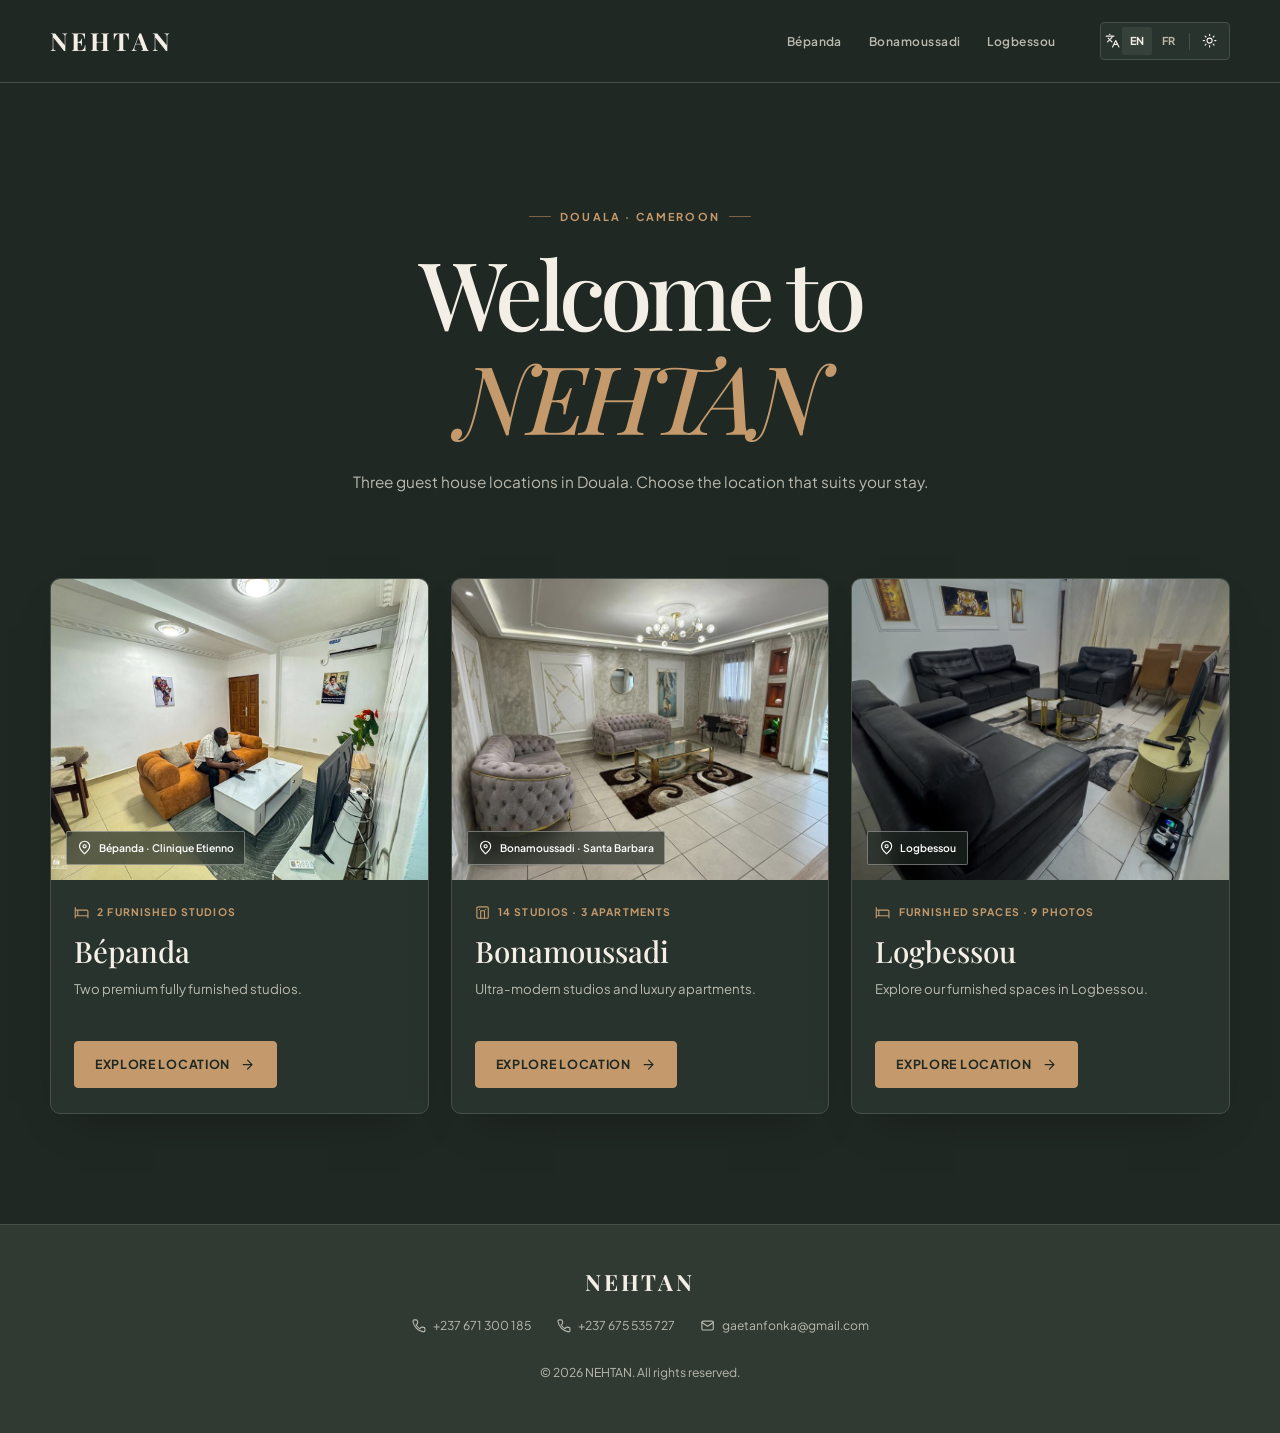
<file: index.html>
<!doctype html>
<html lang="en">
<head>
  <meta charset="utf-8">
  <meta name="viewport" content="width=device-width, initial-scale=1">
  <meta name="description" content="Three guest houses in Douala, Cameroon: Bépanda, Bonamoussadi and Logbessou. Fully furnished studios and luxury apartments.">
  <meta property="og:title" content="Dwala Best Dreams — Choose Your Location">
  <meta property="og:description" content="Three guest houses in Douala, Cameroon. Pick the neighborhood that fits your stay.">
  <meta property="og:type" content="website">
  <meta name="twitter:card" content="summary_large_image">
  <title>Dwala Best Dreams — Choose Your Location</title>
  <link rel="icon" href="favicon.ico" type="image/x-icon">
  <link rel="preconnect" href="https://fonts.googleapis.com">
  <link rel="preconnect" href="https://fonts.gstatic.com" crossorigin>
  <link href="https://fonts.googleapis.com/css2?family=Playfair+Display:wght@500;600;700;800&family=Plus+Jakarta+Sans:wght@400;500;600;700&display=swap" rel="stylesheet">
  <link rel="stylesheet" href="css/style.css">
</head>
<body data-page="home">
  <div id="app"></div>
  <script src="js/script.js"></script>
</body>
</html>
</file>
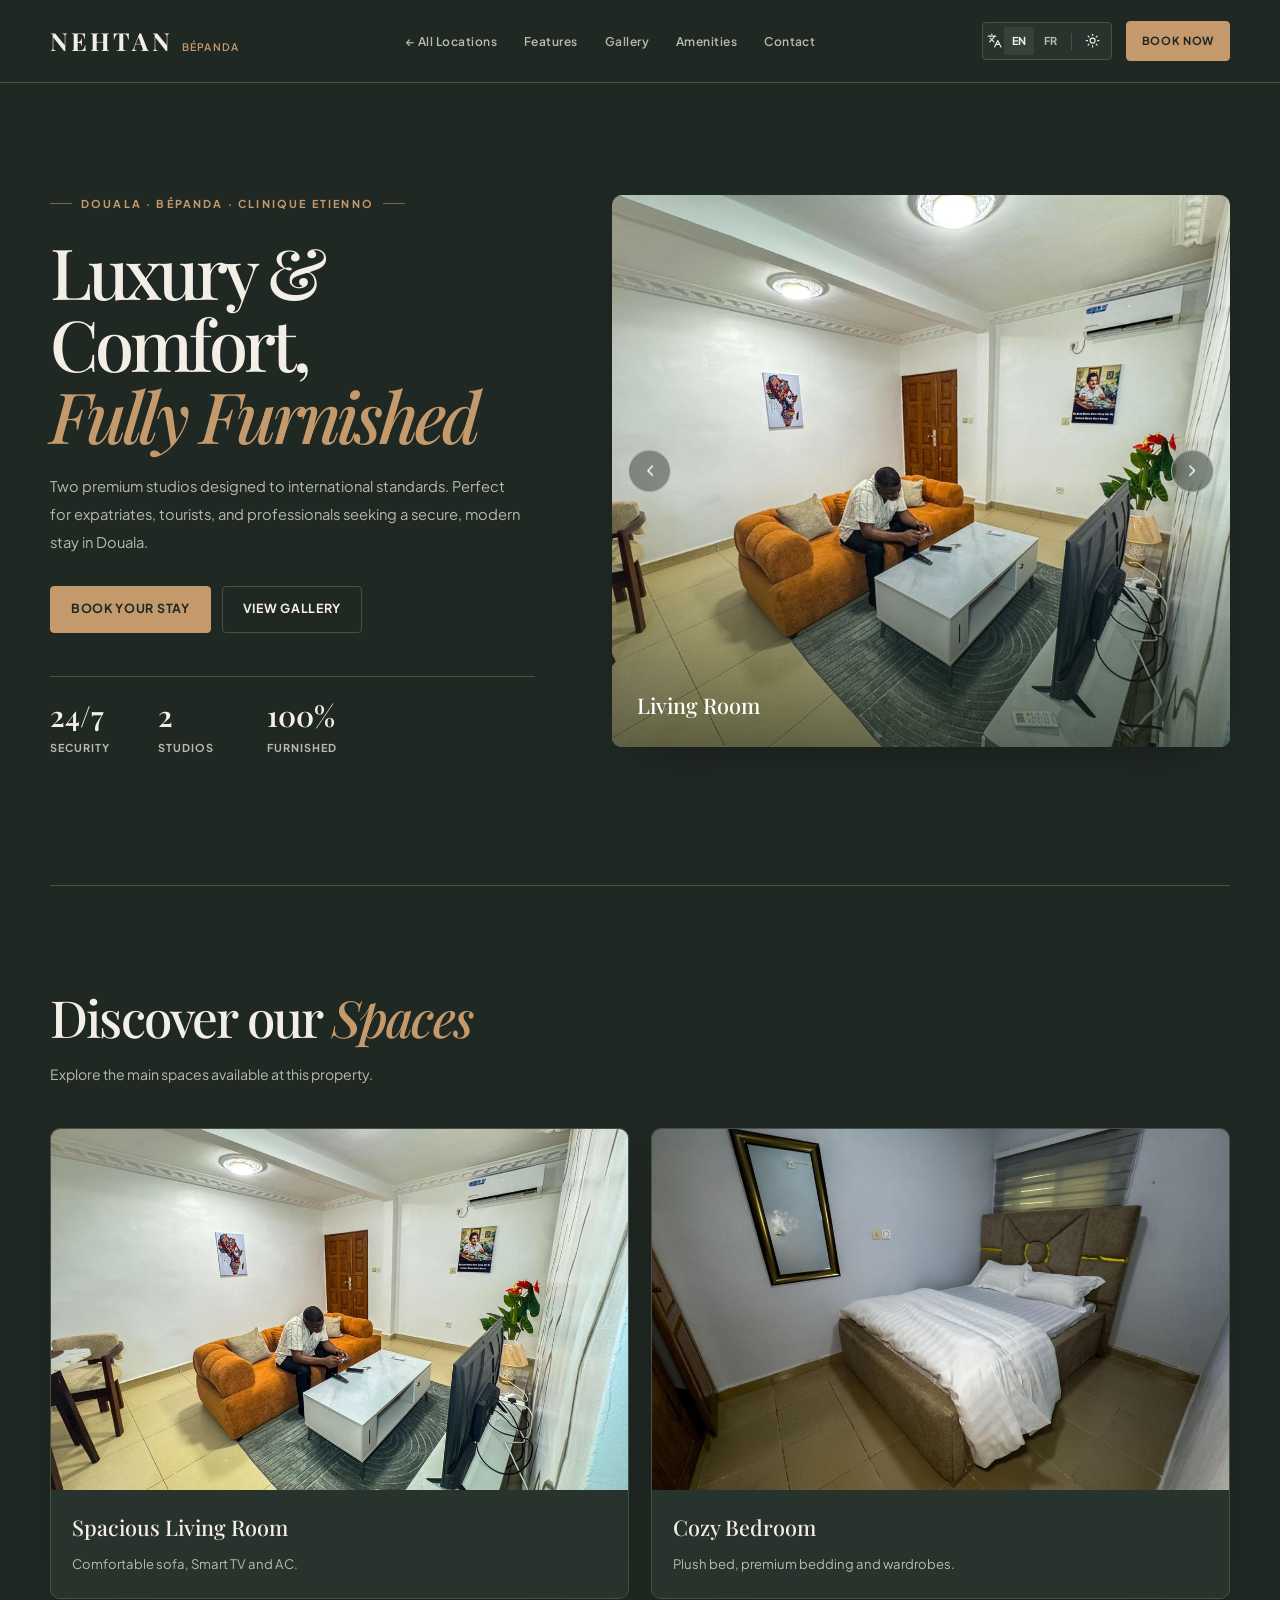
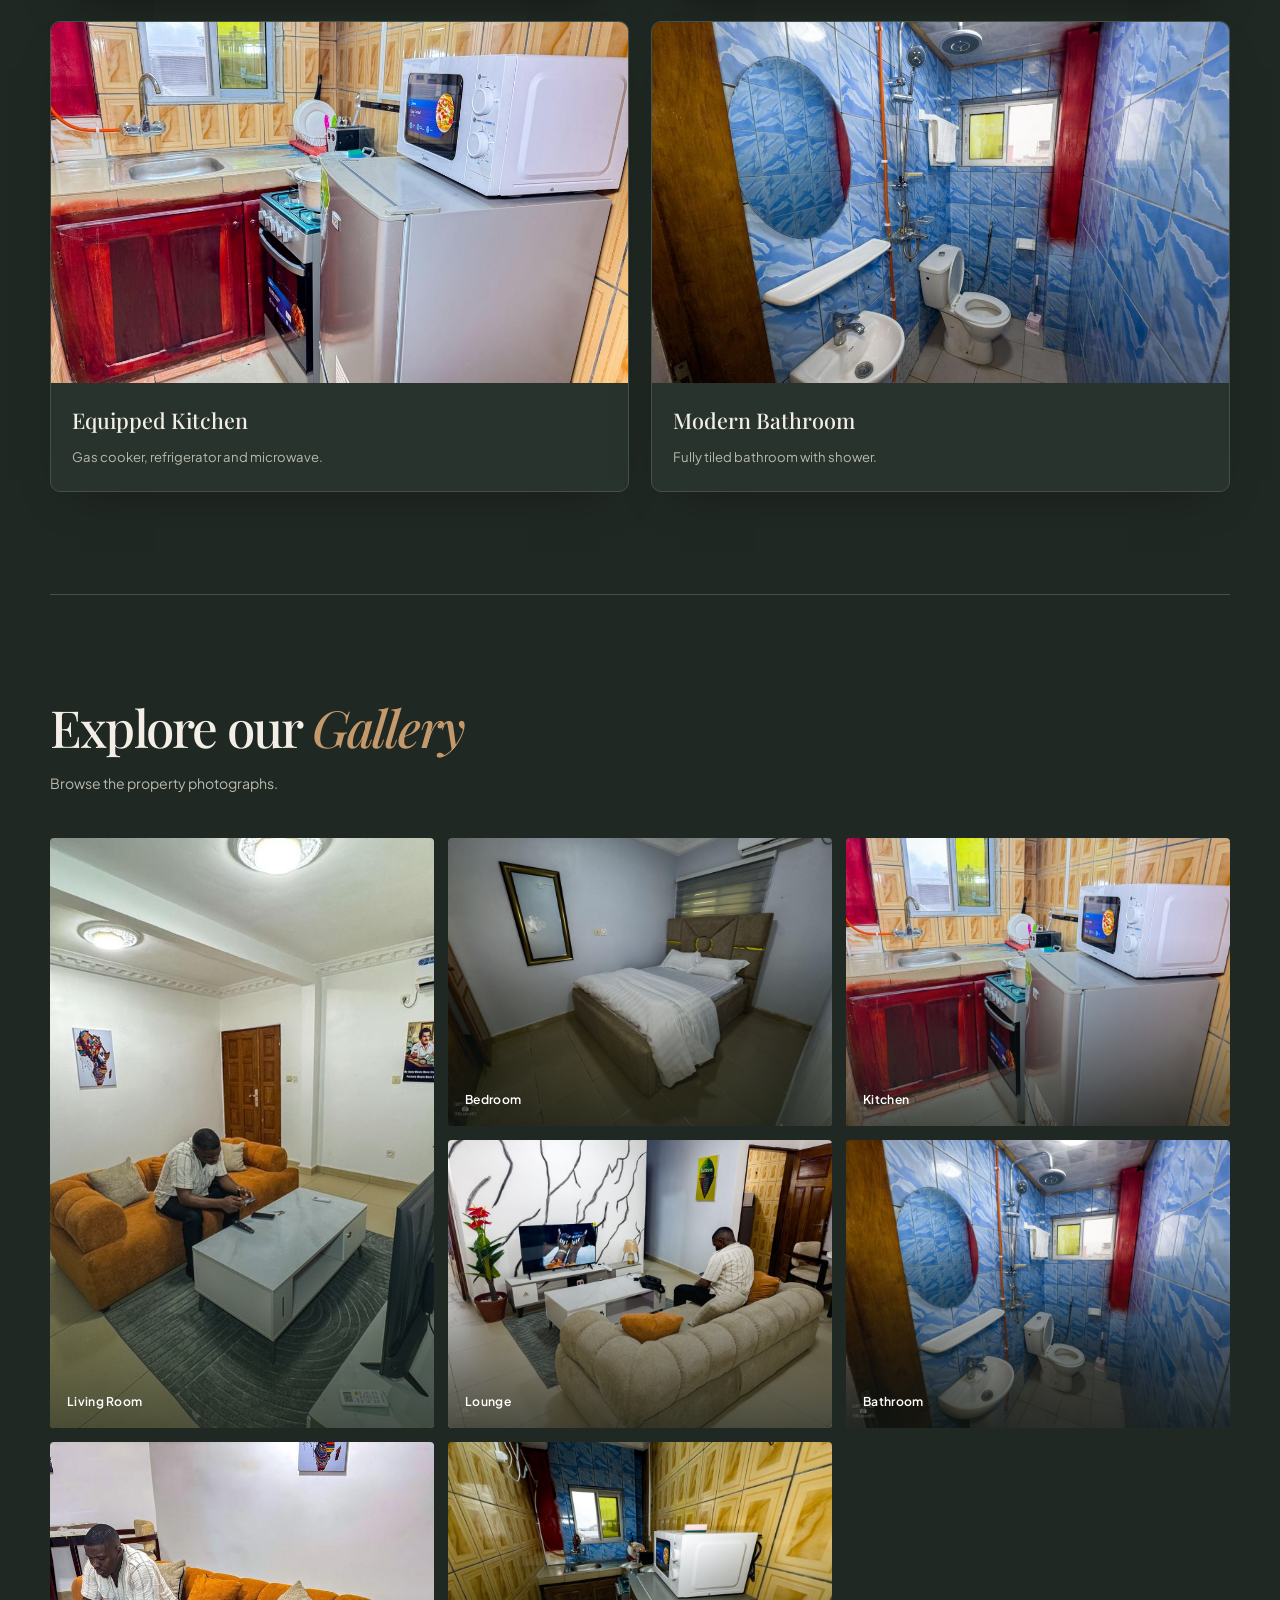
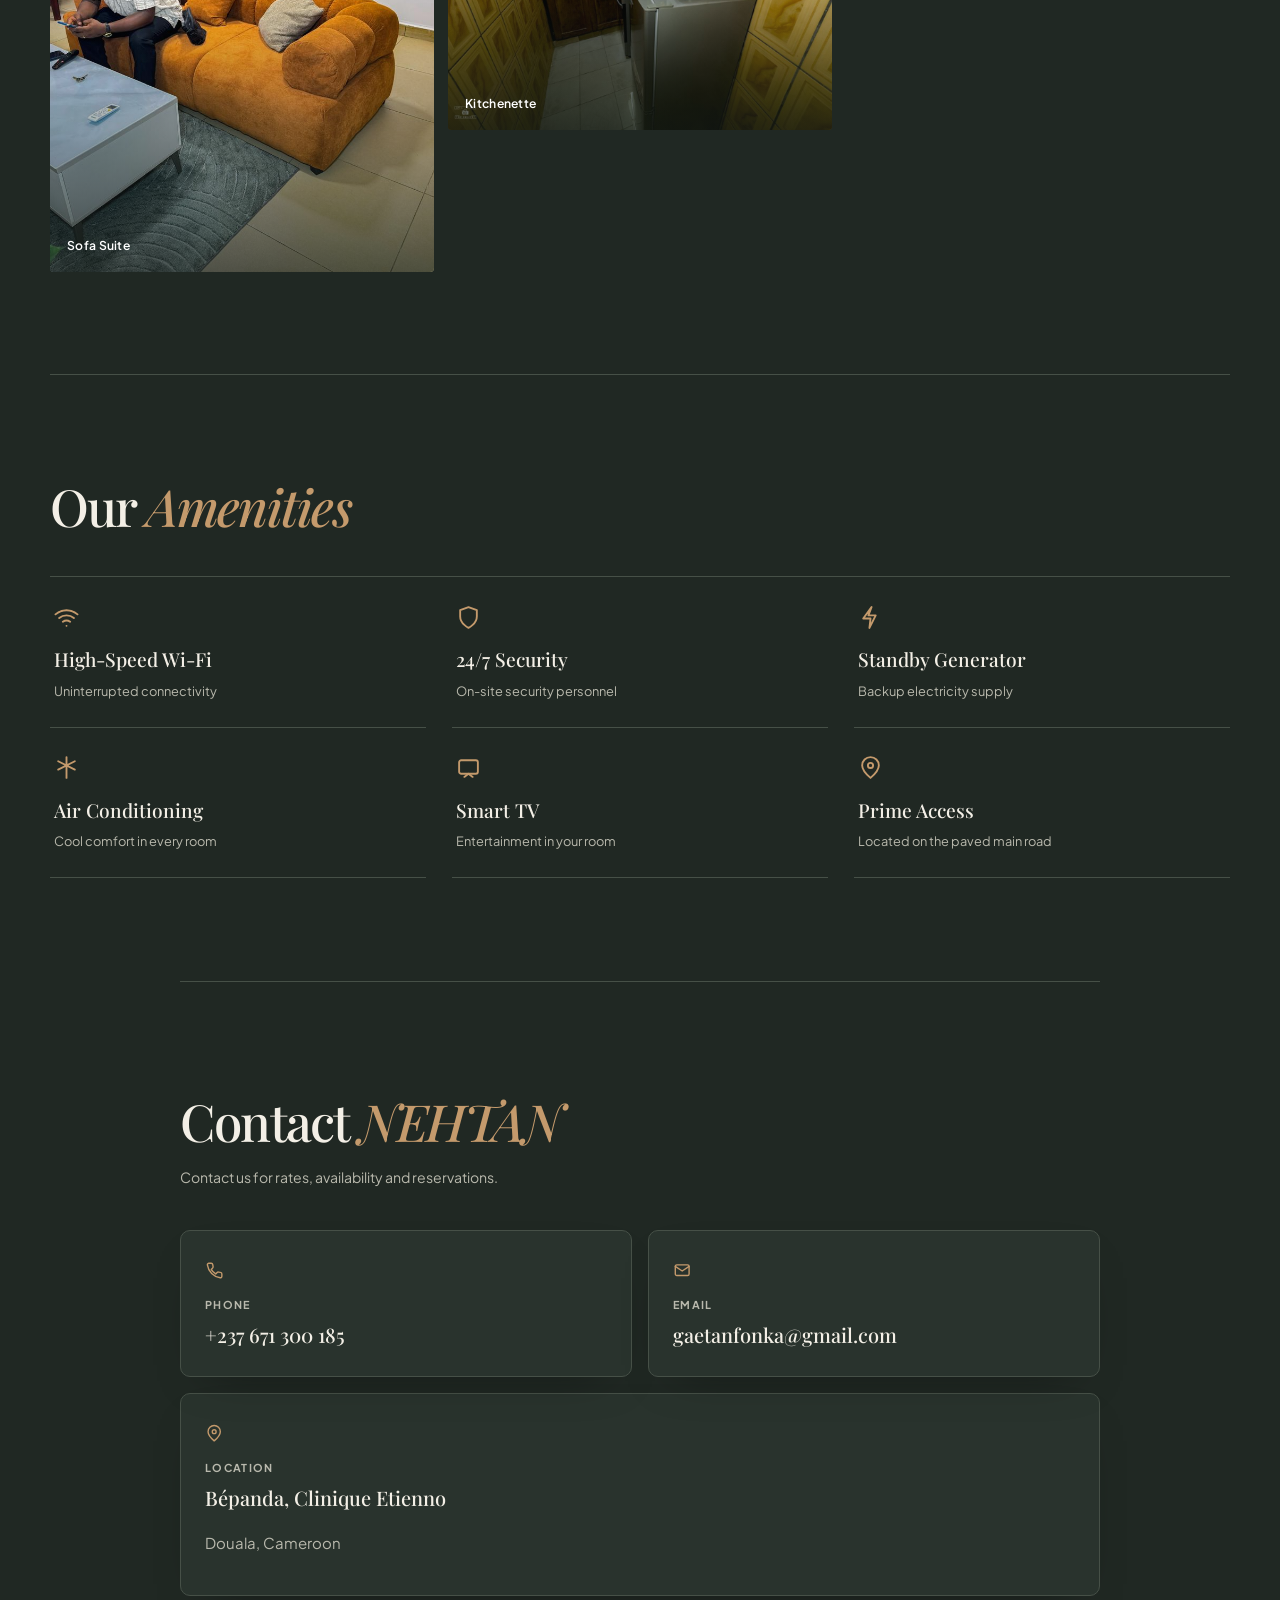
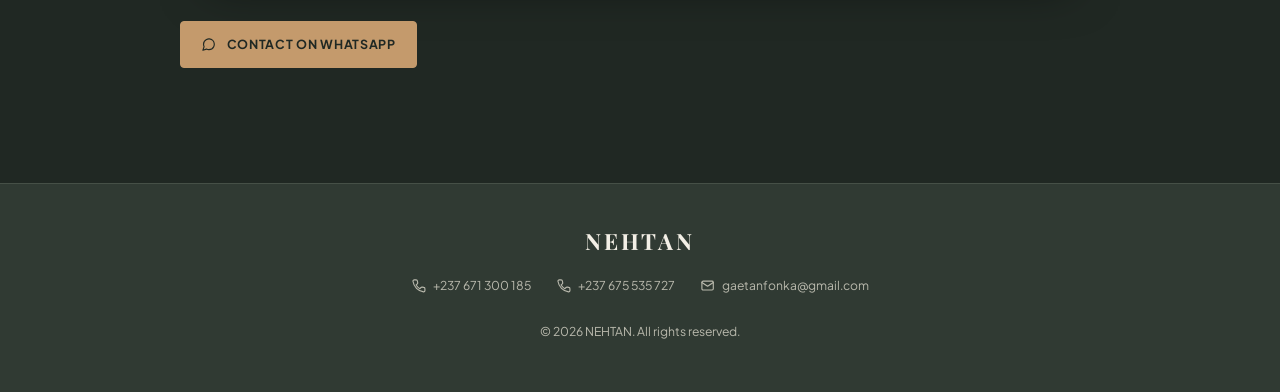
<file: bepanda.html>
<!doctype html>
<html lang="en">
<head>
  <meta charset="utf-8">
  <meta name="viewport" content="width=device-width, initial-scale=1">
  <meta name="description" content="Two premium fully furnished studios at Bépanda, Clinique Etienno, Douala. 24/7 security, Wi-Fi, AC and standby generator.">
  <meta property="og:title" content="Bépanda Guest House — Furnished Studios in Douala">
  <meta property="og:description" content="Luxury and comfort, fully furnished. Premium studios for expatriates, tourists and professionals in Douala.">
  <meta property="og:type" content="website">
  <meta name="twitter:card" content="summary_large_image">
  <title>Bépanda Guest House — Furnished Studios in Douala</title>
  <link rel="icon" href="favicon.ico" type="image/x-icon">
  <link rel="preconnect" href="https://fonts.googleapis.com">
  <link rel="preconnect" href="https://fonts.gstatic.com" crossorigin>
  <link href="https://fonts.googleapis.com/css2?family=Playfair+Display:wght@500;600;700;800&family=Plus+Jakarta+Sans:wght@400;500;600;700&display=swap" rel="stylesheet">
  <link rel="stylesheet" href="css/style.css">
</head>
<body data-page="bepanda">
  <div id="app"></div>
  <script src="js/script.js"></script>
</body>
</html>
</file>
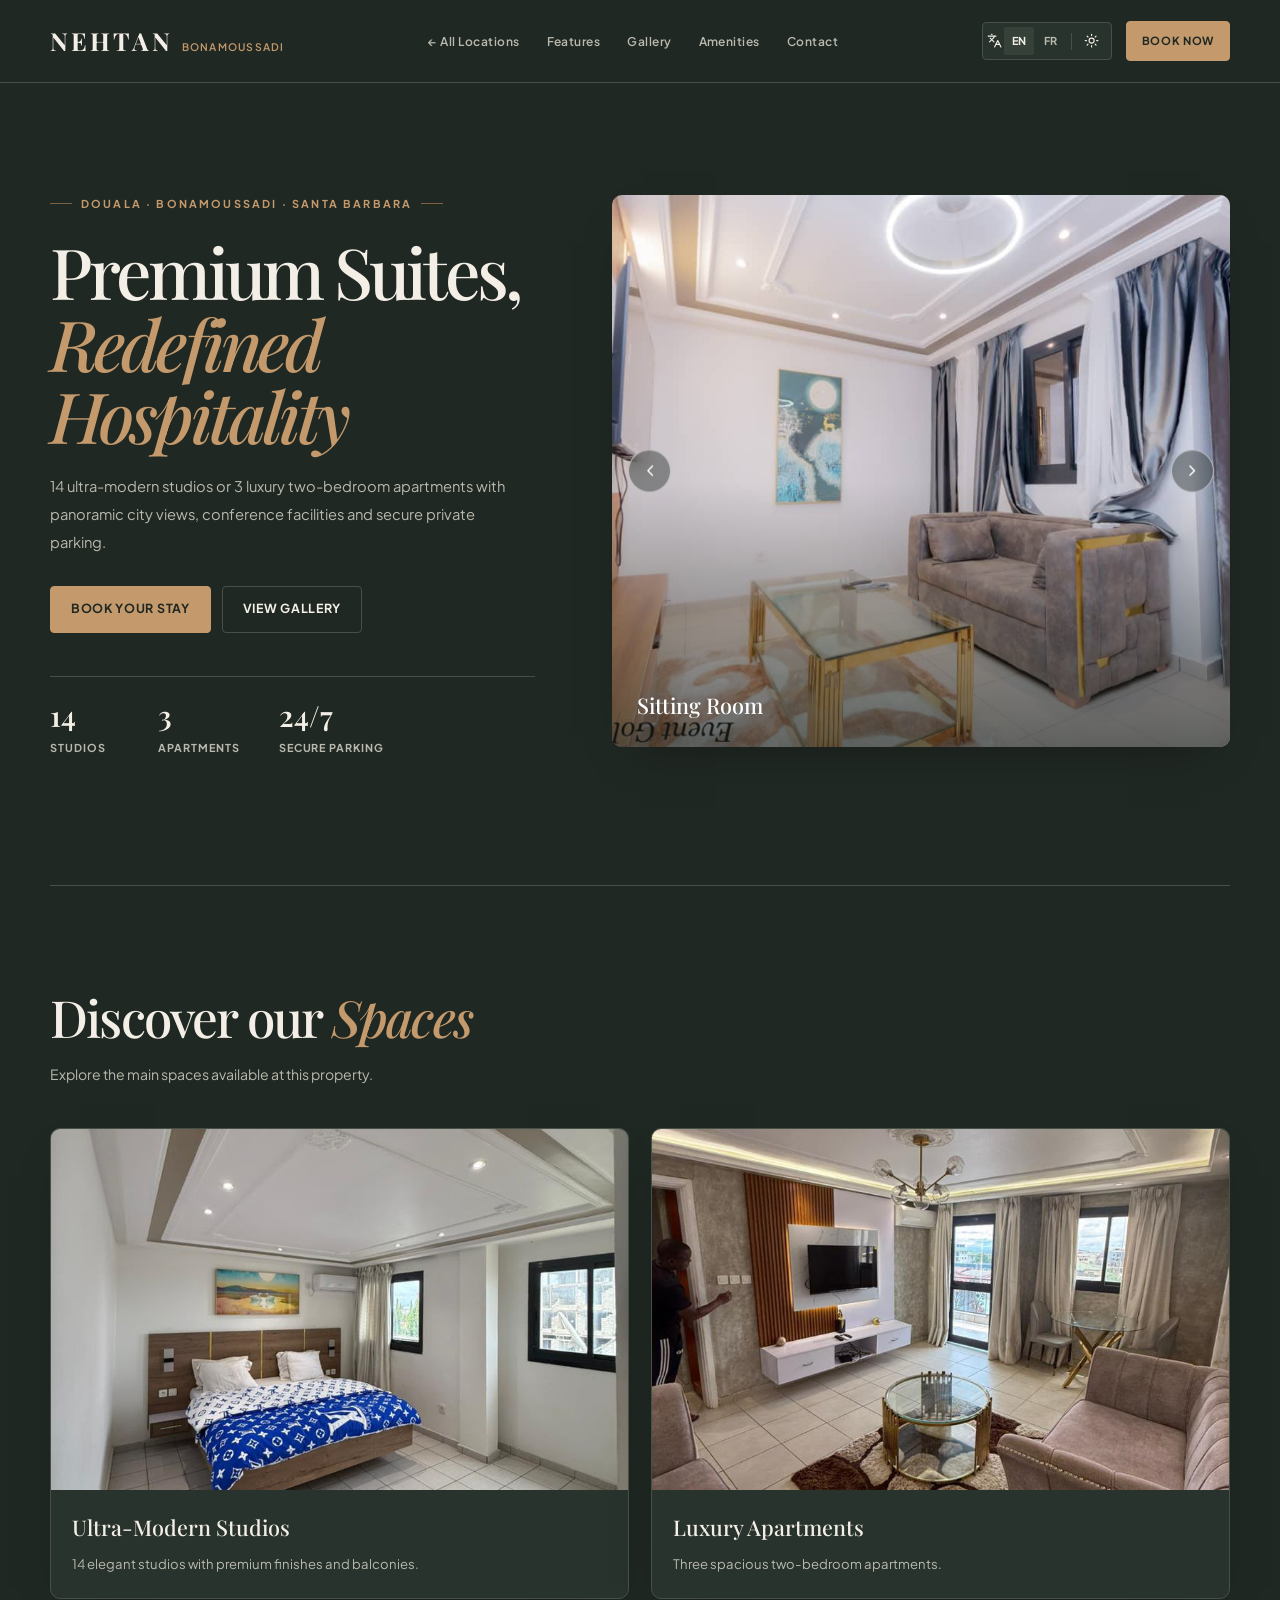
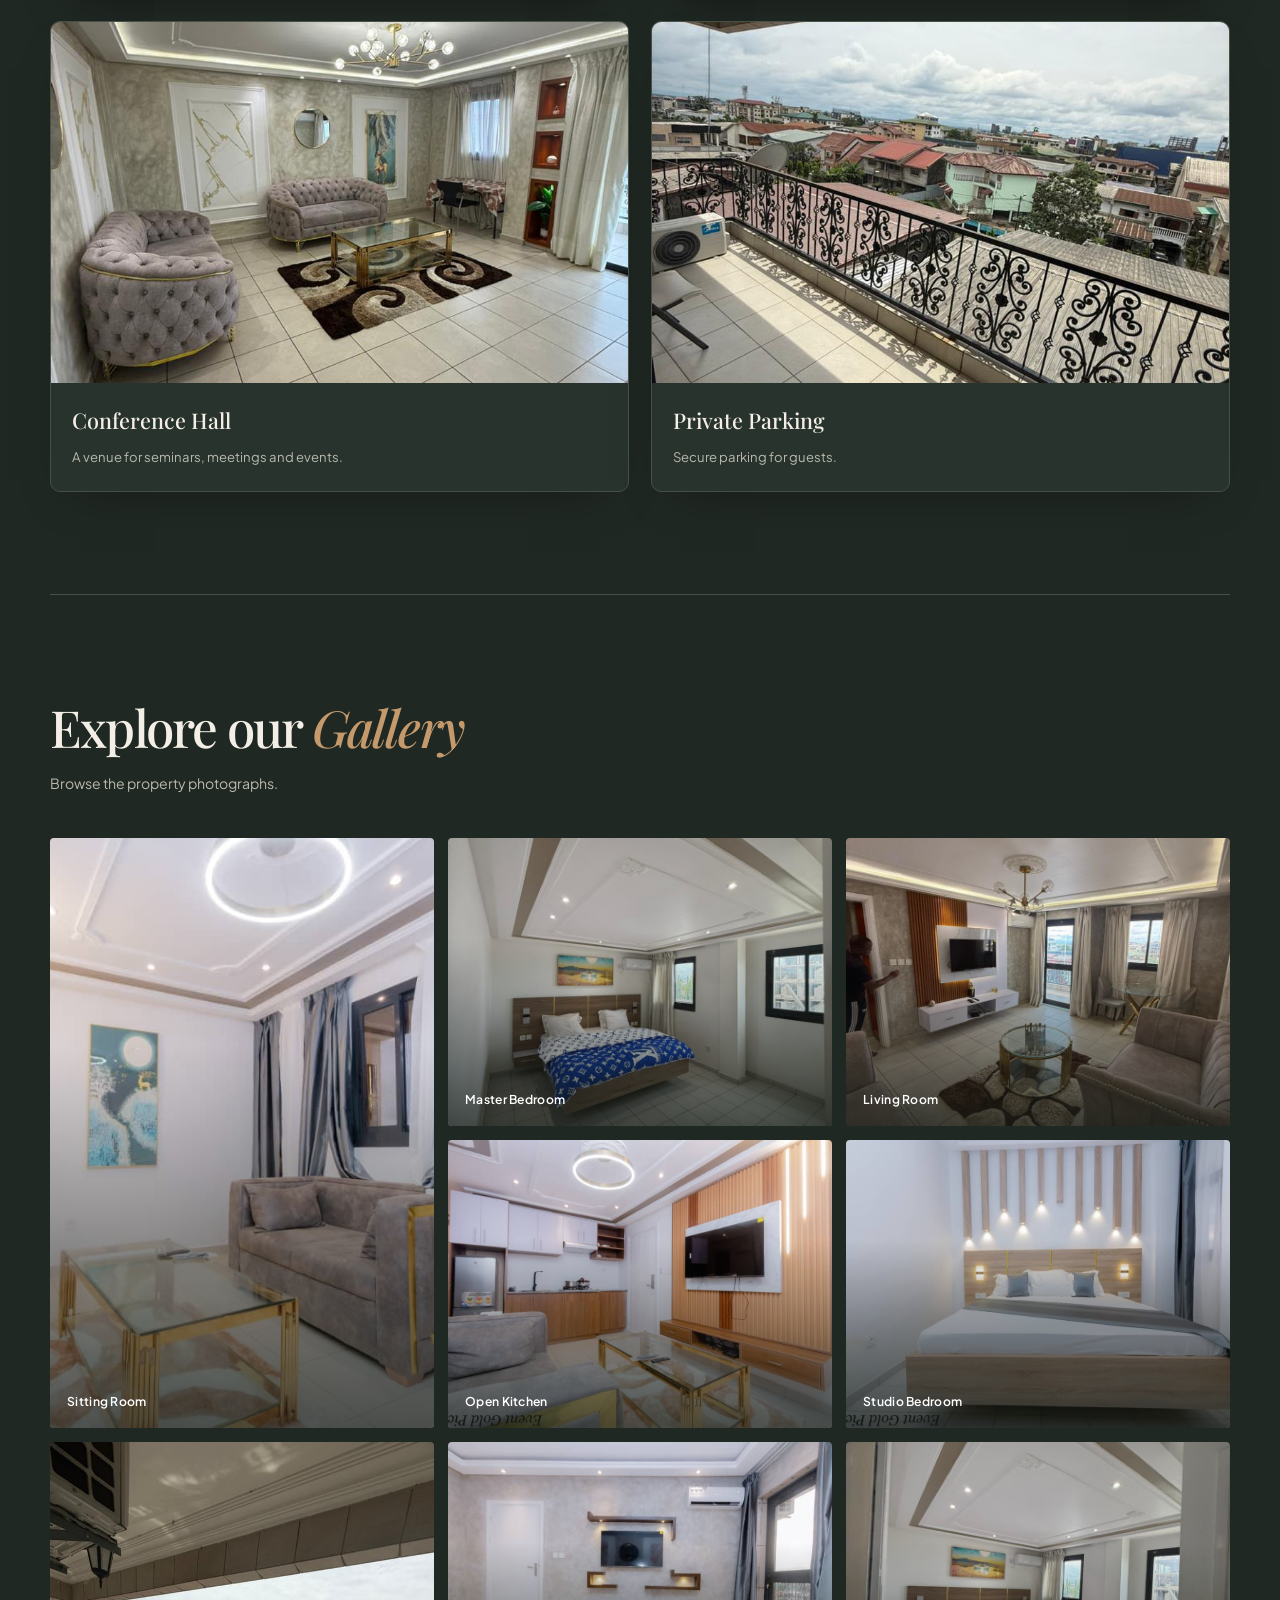
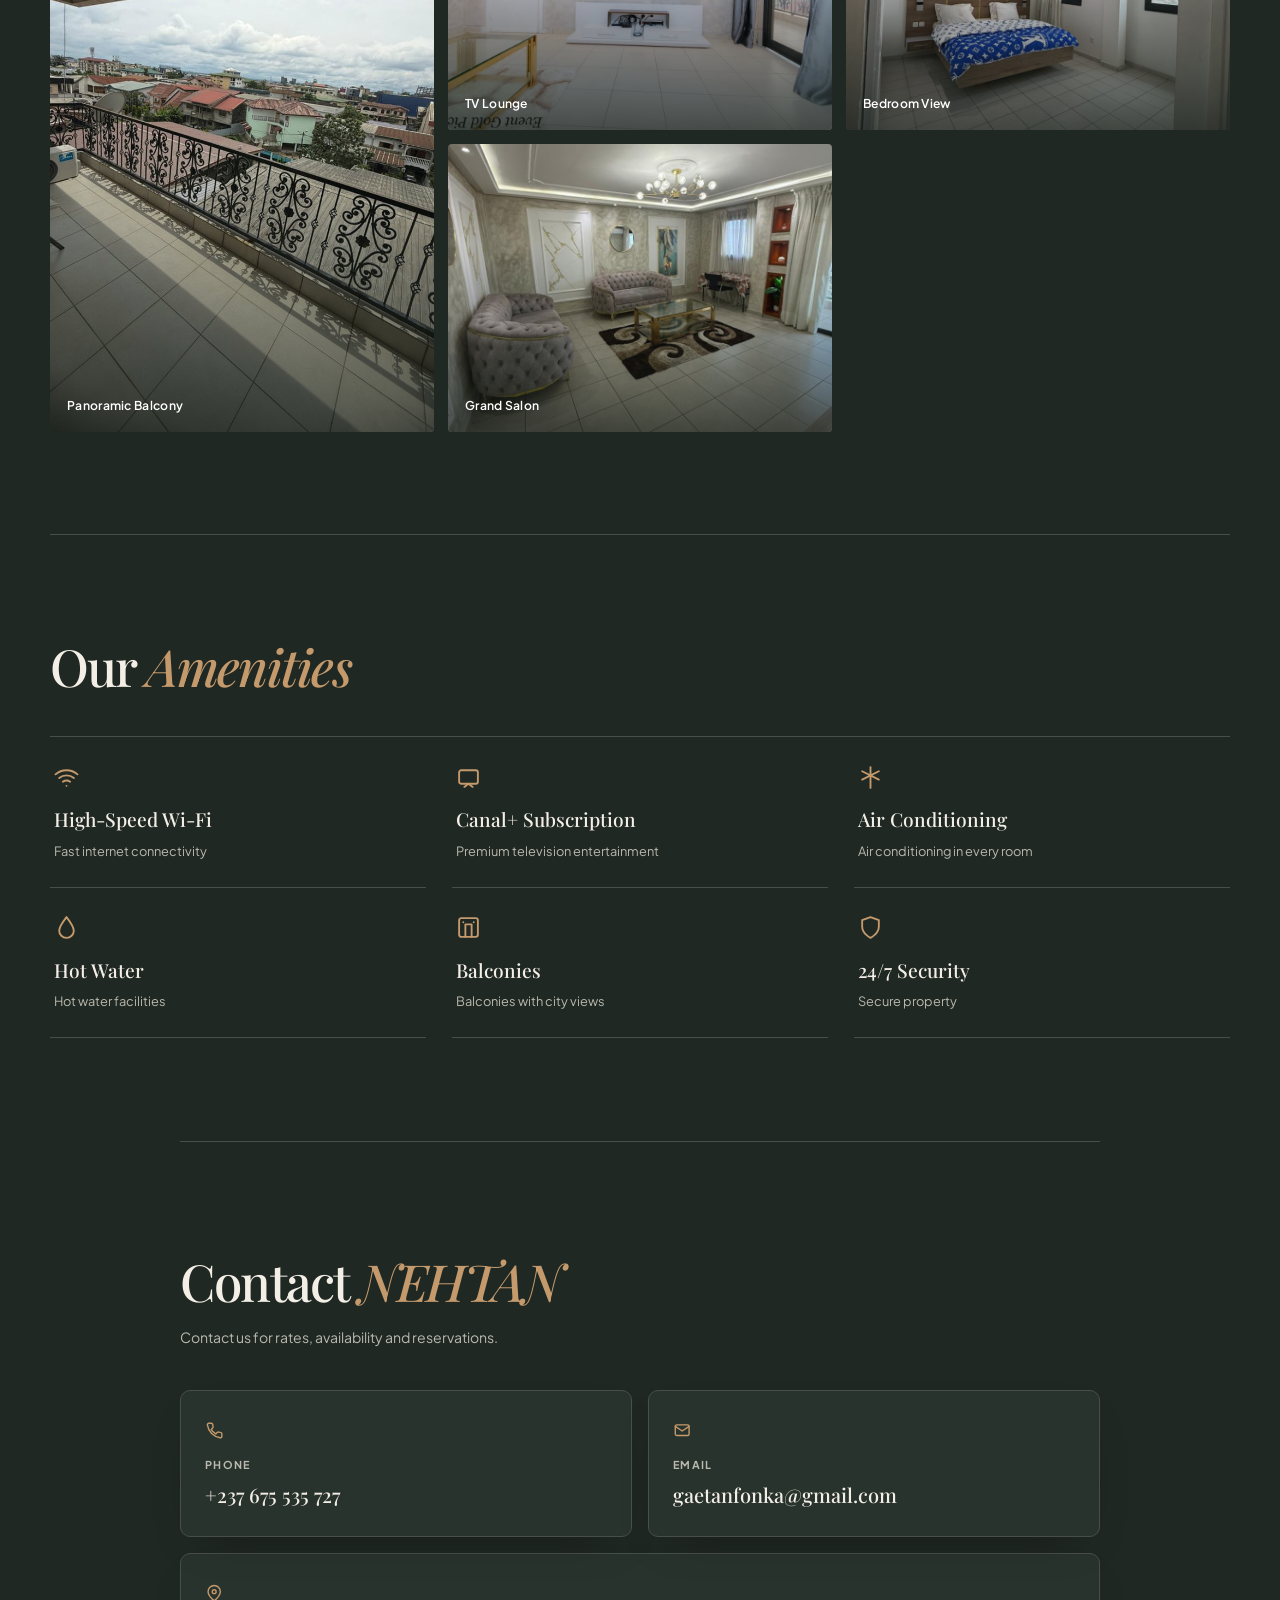
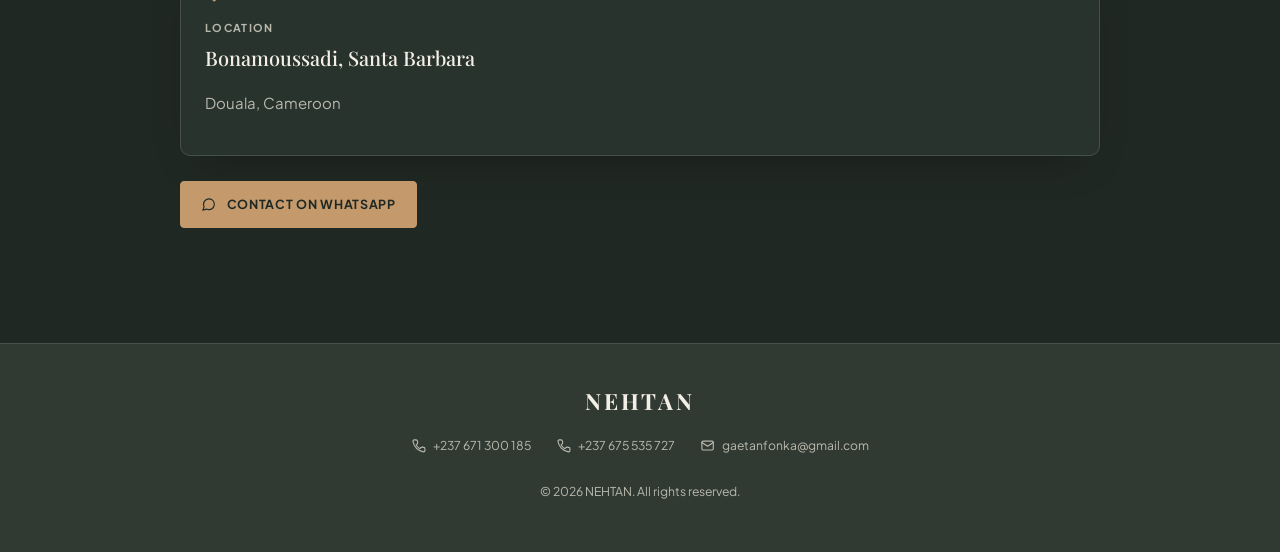
<file: bonamoussadi.html>
<!doctype html>
<html lang="en">
<head>
  <meta charset="utf-8">
  <meta name="viewport" content="width=device-width, initial-scale=1">
  <meta name="description" content="14 ultra-modern studios and 3 luxury 2-bedroom apartments at Bonamoussadi, Santa Barbara, Douala — with conference hall and secure parking.">
  <meta property="og:title" content="Bonamoussadi Guest House — Premium Suites in Douala">
  <meta property="og:description" content="Premium suites, redefined hospitality: panoramic city views, onsite conference hall, secure private parking.">
  <meta property="og:type" content="website">
  <meta name="twitter:card" content="summary_large_image">
  <title>Bonamoussadi Guest House — Premium Suites in Douala</title>
  <link rel="icon" href="favicon.ico" type="image/x-icon">
  <link rel="preconnect" href="https://fonts.googleapis.com">
  <link rel="preconnect" href="https://fonts.gstatic.com" crossorigin>
  <link href="https://fonts.googleapis.com/css2?family=Playfair+Display:wght@500;600;700;800&family=Plus+Jakarta+Sans:wght@400;500;600;700&display=swap" rel="stylesheet">
  <link rel="stylesheet" href="css/style.css">
</head>
<body data-page="bonamoussadi">
  <div id="app"></div>
  <script src="js/script.js"></script>
</body>
</html>
</file>
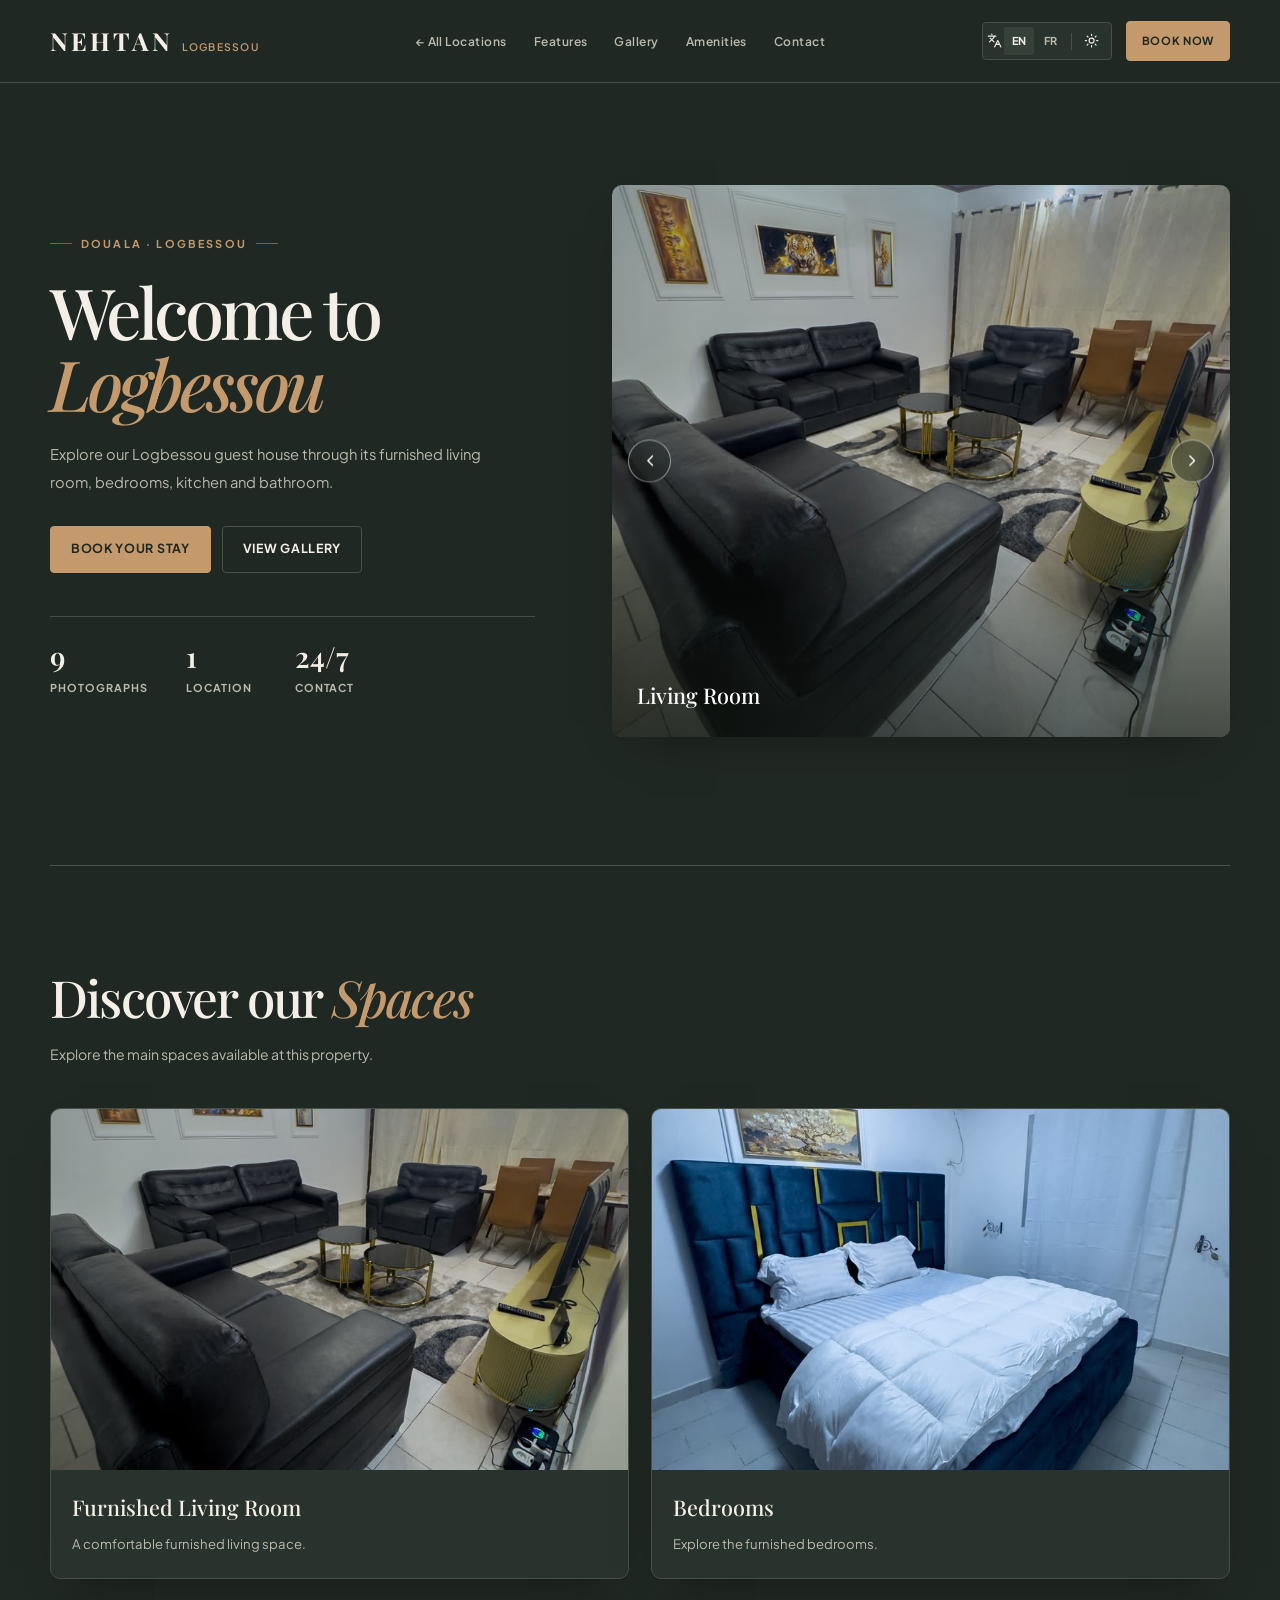
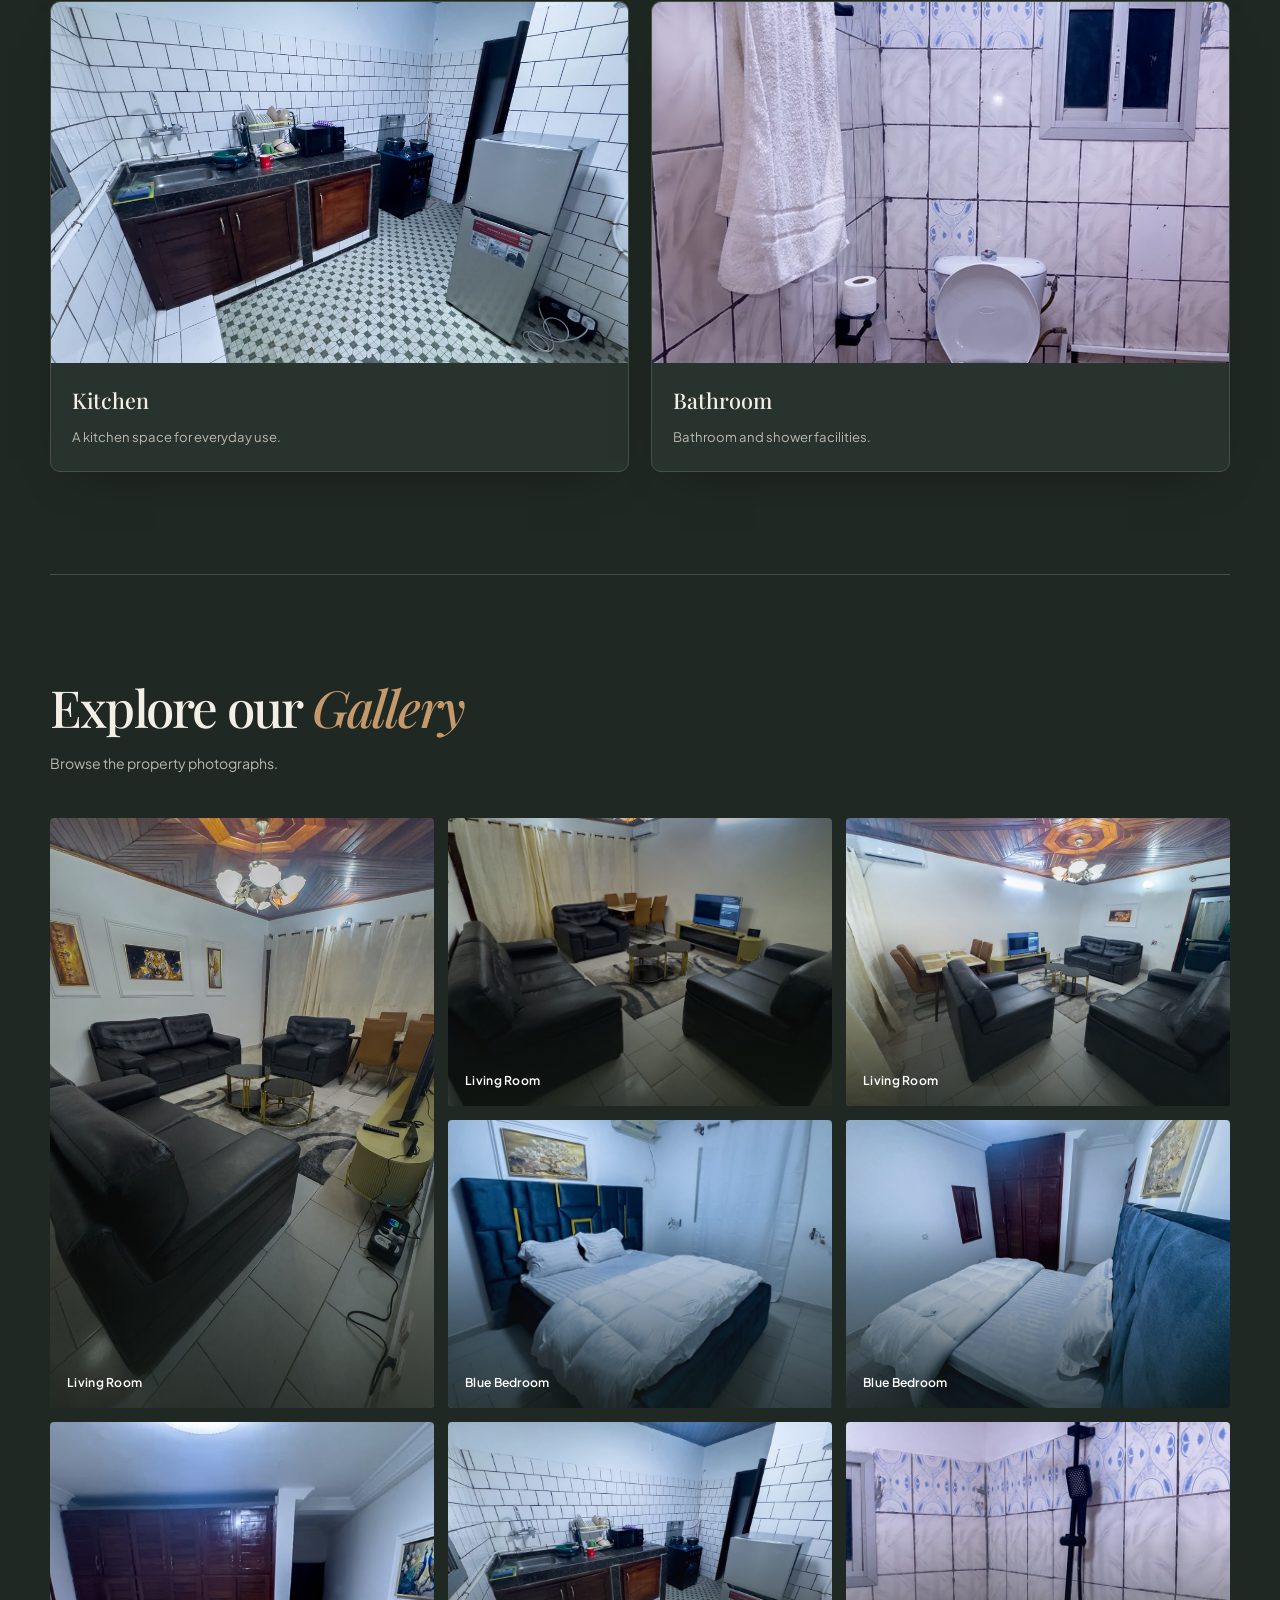
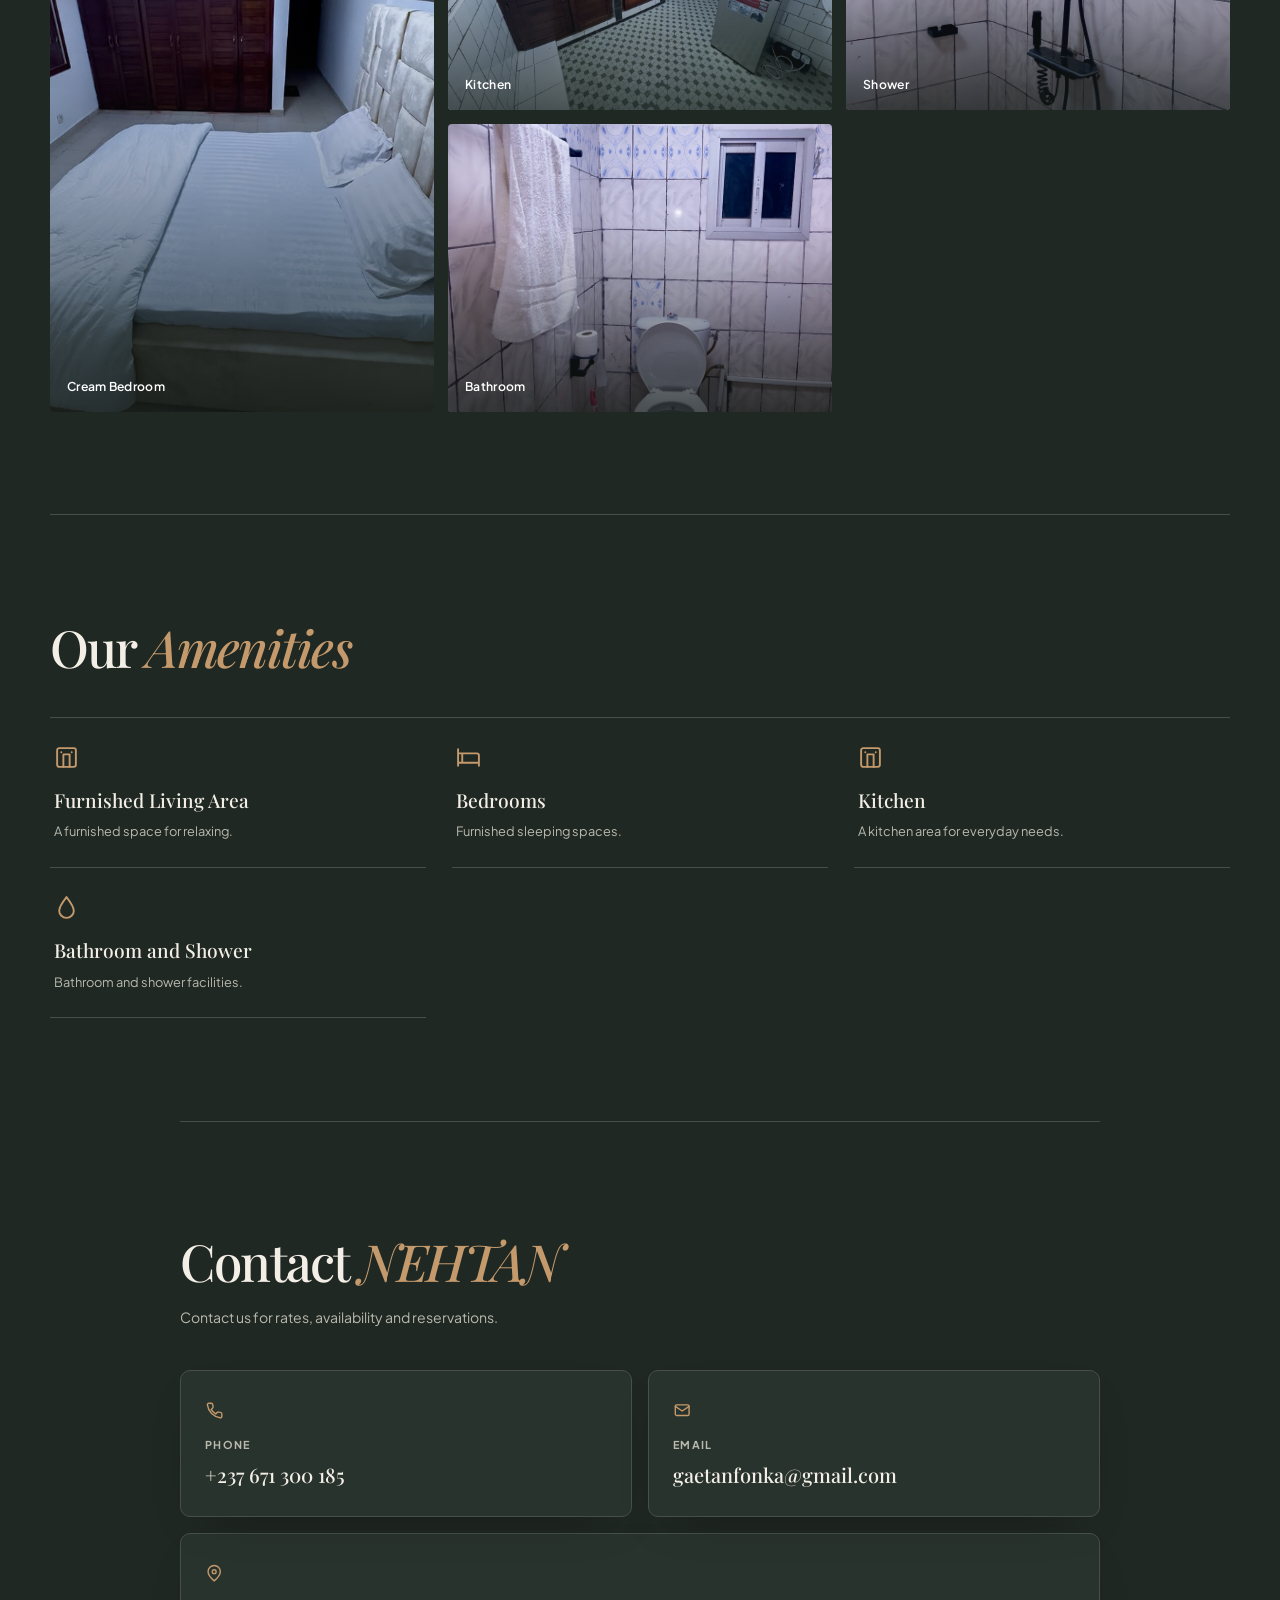
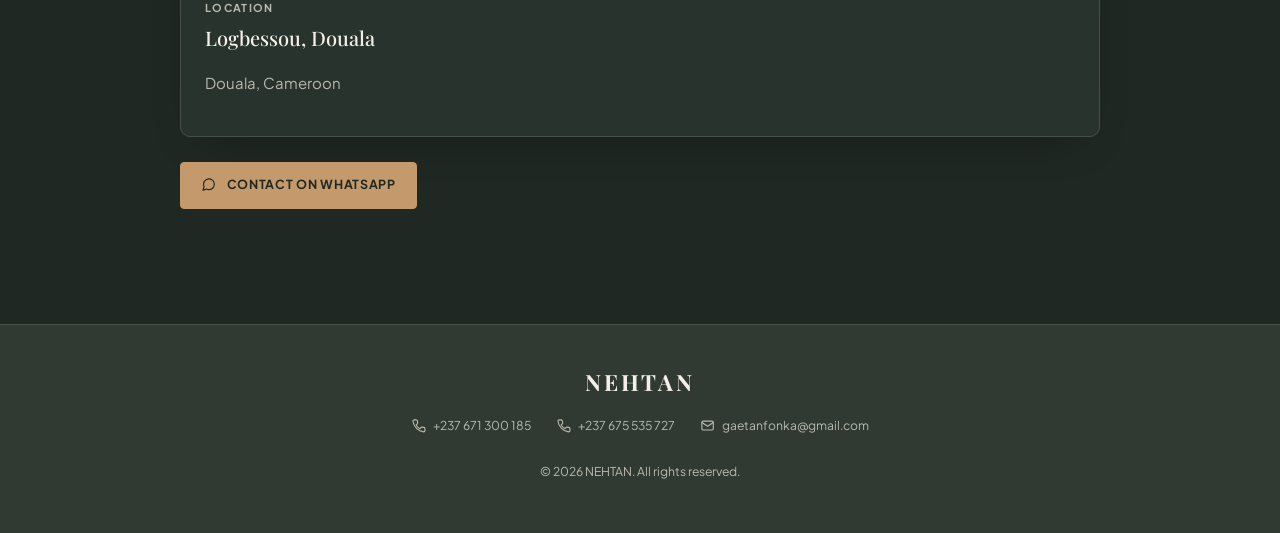
<file: logbessou.html>
<!doctype html>
<html lang="en">
<head>
  <meta charset="utf-8">
  <meta name="viewport" content="width=device-width, initial-scale=1">
  <meta name="description" content="Explore the Logbessou guest house in Douala, Cameroon. View its furnished living room, bedrooms, kitchen and bathroom.">
  <meta property="og:title" content="Logbessou Guest House — Dwala Best Dreams">
  <meta property="og:description" content="Explore the Logbessou guest house in Douala, Cameroon.">
  <meta property="og:type" content="website">
  <meta name="twitter:card" content="summary_large_image">
  <title>Logbessou Guest House — Dwala Best Dreams</title>
  <link rel="icon" href="favicon.ico" type="image/x-icon">
  <link rel="preconnect" href="https://fonts.googleapis.com">
  <link rel="preconnect" href="https://fonts.gstatic.com" crossorigin>
  <link href="https://fonts.googleapis.com/css2?family=Playfair+Display:wght@500;600;700;800&family=Plus+Jakarta+Sans:wght@400;500;600;700&display=swap" rel="stylesheet">
  <link rel="stylesheet" href="css/style.css">
</head>
<body data-page="logbessou">
  <div id="app"></div>
  <script src="js/script.js"></script>
</body>
</html>
</file>
<file: css/style.css>
/*
  NEHTAN | Contemporary African Boutique Hospitality
  Design: Contemporary African Luxury
  Primary appearance: Light
  Dark mode: Supported
*/

/* =========================================
   1. DESIGN SYSTEM
========================================= */

:root {
  color-scheme: light;

  --background: #f4f0e8;
  --foreground: #202823;
  --card: #fffdf8;
  --card-foreground: #202823;

  --primary: #9a7048;
  --primary-foreground: #fffdf8;

  --secondary: #e9e2d6;
  --muted: #eee9df;
  --muted-foreground: #686b62;

  --accent: #a77b50;
  --border: #ded6c9;
  --input: #ded6c9;

  --forest: #26342d;
  --forest-soft: #35463b;
  --bronze: #a77b50;
  --ivory: #f4f0e8;
  --paper: #fffdf8;

  --shadow-card: 0 18px 48px -30px rgba(32,40,35,.28);
  --shadow-hover: 0 26px 60px -30px rgba(32,40,35,.34);

  --font-display: 'Playfair Display', Georgia, serif;
  --font-sans: 'Plus Jakarta Sans', ui-sans-serif, system-ui, sans-serif;

  --radius-sm: 4px;
  --radius-md: 10px;
  --radius-lg: 16px;

  --content-width: min(1180px, calc(100% - 64px));
}

/* =========================================
   2. DARK THEME
========================================= */

:root.dark {
  color-scheme: dark;

  --background: #202823;
  --foreground: #f3efe6;
  --card: #29332d;
  --card-foreground: #f3efe6;

  --primary: #c49a6c;
  --primary-foreground: #202823;

  --secondary: #354139;
  --muted: #303a33;
  --muted-foreground: #b9b9ad;

  --accent: #c49a6c;
  --border: #465047;
  --input: #465047;

  --forest: #f3efe6;
  --forest-soft: #d9d2c6;
  --paper: #29332d;

  --shadow-card: 0 18px 48px -30px rgba(0,0,0,.55);
  --shadow-hover: 0 26px 60px -30px rgba(0,0,0,.65);
}

/* =========================================
   3. GLOBAL STYLING
========================================= */

* {
  box-sizing: border-box;
  border-color: var(--border);
}

html {
  scroll-behavior: smooth;
  scroll-padding-top: 92px;
  background: var(--background);
}

body {
  margin: 0;
  min-height: 100vh;

  background: var(--background);
  color: var(--foreground);

  font-family: var(--font-sans);
  font-size: 15px;
  line-height: 1.75;

  -webkit-font-smoothing: antialiased;
  text-rendering: optimizeLegibility;

  transition: background-color .25s ease, color .25s ease;
}

button,
a {
  font: inherit;
}

a {
  color: inherit;
  text-decoration: none;
}

button {
  cursor: pointer;
}

button:focus-visible,
a:focus-visible {
  outline: 2px solid var(--bronze);
  outline-offset: 4px;
}

h1,
h2,
h3,
.font-display,
.brand {
  font-family: var(--font-display);
}

h1,
h2,
h3,
p {
  overflow-wrap: break-word;
}

img {
  display: block;
  max-width: 100%;
}

.container {
  width: var(--content-width);
  max-width: 1180px;
  margin-inline: auto;
  padding-inline: 0;
}

.muted {
  color: var(--muted-foreground);
}

.primary {
  color: var(--primary);
}

.gradient-text {
  color: var(--primary);
  background: none;
  -webkit-text-fill-color: currentColor;
}

.icon {
  display: inline-block;
  width: 1.15rem;
  height: 1.15rem;
  flex: 0 0 auto;
  vertical-align: middle;
}

.icon.small {
  width: .95rem;
  height: .95rem;
}

/* =========================================
   4. BUTTONS
========================================= */

.gradient-button,
.outline-button {
  min-height: 46px;

  display: inline-flex;
  align-items: center;
  justify-content: center;
  gap: .65rem;

  padding: .72rem 1.25rem;

  border-radius: var(--radius-sm);

  font-size: .78rem;
  font-weight: 700;
  letter-spacing: .055em;
  text-transform: uppercase;

  transition:
    transform .2s ease,
    background-color .2s ease,
    color .2s ease,
    border-color .2s ease;
}

.gradient-button {
  border: 1px solid var(--forest);
  color: #fffdf8;
  background: var(--forest);
  box-shadow: none;
}

.gradient-button:hover {
  transform: translateY(-2px);
  background: var(--forest-soft);
  border-color: var(--forest-soft);
}

.outline-button {
  border: 1px solid var(--border);
  color: var(--foreground);
  background: transparent;
}

.outline-button:hover {
  border-color: var(--bronze);
  color: var(--primary);
  transform: translateY(-2px);
}

/* =========================================
   5. HEADER AND NAVIGATION
========================================= */

.site-header,
.home-header {
  position: sticky;
  top: 0;
  z-index: 50;

  border-bottom: 1px solid var(--border);
  background: var(--background);
}

.header-inner {
  min-height: 82px;

  display: flex;
  align-items: center;
  justify-content: space-between;
  gap: 1.25rem;
}

.brand {
  display: inline-flex;
  align-items: baseline;
  gap: .55rem;

  color: var(--forest);

  font-size: 1.55rem;
  font-weight: 700;
  letter-spacing: .12em;

  white-space: nowrap;
}

.brand span {
  color: var(--primary);
  font-family: var(--font-sans);
  font-size: .65rem;
  font-weight: 600;
  letter-spacing: .12em;
  text-transform: uppercase;
}

.desktop-nav {
  display: flex;
  align-items: center;
  gap: clamp(1rem, 2.1vw, 2rem);

  color: var(--muted-foreground);

  font-size: .75rem;
  font-weight: 600;
  letter-spacing: .04em;
}

.home-nav {
  margin-left: auto;
  margin-right: 1.5rem;
}

.desktop-nav a,
.footer a {
  transition: color .18s ease;
}

.desktop-nav a:hover,
.footer a:hover {
  color: var(--primary);
}

.header-actions {
  display: flex;
  align-items: center;
  gap: .85rem;
}

.book-now {
  min-height: 40px;
  padding: .55rem .95rem;
  font-size: .7rem;
}

.preferences {
  display: flex;
  align-items: center;

  height: 38px;
  gap: .12rem;
  padding: .15rem .25rem;

  border: 1px solid var(--border);
  border-radius: var(--radius-sm);

  background: var(--paper);
}

.pref-btn {
  min-width: 30px;
  height: 28px;
  padding: 0 .35rem;

  border: 0;
  border-radius: 2px;

  color: var(--muted-foreground);
  background: transparent;

  font-size: .68rem;
  font-weight: 700;
}

.pref-btn.active {
  color: var(--foreground);
  background: var(--secondary);
}

.pref-divider {
  width: 1px;
  height: 17px;
  margin: 0 .2rem;
  background: var(--border);
}

.theme-btn {
  width: 30px;
  height: 30px;

  display: grid;
  place-items: center;

  border: 0;
  border-radius: 2px;

  color: var(--foreground);
  background: transparent;
}

.theme-btn:hover {
  background: var(--secondary);
}

.menu-toggle {
  display: none;

  width: 40px;
  height: 40px;

  place-items: center;

  border: 1px solid var(--border);
  border-radius: var(--radius-sm);

  color: var(--foreground);
  background: transparent;
}

.mobile-nav {
  display: none;

  padding: .8rem max(24px, calc((100% - 1180px)/2)) 1.2rem;

  border-top: 1px solid var(--border);
  background: var(--background);
  font-size: .82rem;
}

.mobile-nav.open {
  display: grid;
  gap: .15rem;
}

.mobile-nav a {
  display: flex;
  align-items: center;
  min-height: 46px;
  padding: .65rem .2rem;
  border-bottom: 1px solid var(--border);
  color: var(--muted-foreground);
}

.mobile-nav a:last-child { border-bottom: 0; }
.mobile-nav a:focus-visible { outline-offset: -2px; }

.mobile-nav a:hover {
  color: var(--primary);
}

/* =========================================
   6. HOMEPAGE
========================================= */

.home-main {
  padding-top: clamp(66px, 9vw, 118px);
  padding-bottom: 110px;
}

.home-intro {
  max-width: 820px;
  margin: 0 auto;
  text-align: center;
}

.eyebrow {
  display: inline-flex;
  align-items: center;
  gap: .55rem;

  padding: 0;

  border: 0;
  border-radius: 0;

  color: var(--primary);
  background: transparent;

  font-size: .68rem;
  font-weight: 700;
  letter-spacing: .2em;
  line-height: 1.5;
  text-transform: uppercase;
}

.eyebrow::before,
.eyebrow::after {
  content: '';
  width: 22px;
  height: 1px;
  background: var(--bronze);
  opacity: .7;
}

.home-intro h1 {
  margin: 1.3rem 0 0;

  color: var(--forest);

  font-size: clamp(3.3rem, 7.4vw, 6.3rem);
  font-weight: 500;
  letter-spacing: -.055em;
  line-height: .98;
}

.home-intro h1 span {
  display: block;
  margin-top: .12em;
  font-style: italic;
  font-weight: 500;
}

.home-intro p {
  max-width: 590px;
  margin: 1.5rem auto 0;

  color: var(--muted-foreground);

  font-size: .96rem;
  line-height: 1.9;
}

.location-grid {
  display: grid;
  grid-template-columns: repeat(3, minmax(0, 1fr));
  align-items: stretch;
  gap: 22px;

  margin-top: clamp(48px, 7vw, 82px);
}

.location-card {
  min-width: 0;
  overflow: hidden;

  border: 1px solid var(--border);
  border-radius: var(--radius-md);

  background: var(--card);
  box-shadow: var(--shadow-card);

  transition:
    transform .28s ease,
    box-shadow .28s ease,
    border-color .28s ease;
}

.location-card:hover {
  transform: translateY(-6px);
  border-color: #c6ad91;
  box-shadow: var(--shadow-hover);
}

.location-image {
  position: relative;
  overflow: hidden;
  background: var(--secondary);
}

.location-image img {
  width: 100%;
  aspect-ratio: 5 / 4;
  object-fit: cover;
  filter: saturate(.88);

  transition:
    transform .65s cubic-bezier(.2,.7,.2,1),
    filter .4s ease;
}

.location-card:hover .location-image img {
  transform: scale(1.045);
  filter: saturate(1);
}

.location-chip {
  position: absolute;
  left: 15px;
  bottom: 15px;

  display: inline-flex;
  align-items: center;
  gap: .4rem;

  max-width: calc(100% - 30px);
  padding: .45rem .65rem;

  border: 1px solid rgba(255,255,255,.35);
  border-radius: 2px;

  color: #fff;
  background: rgba(32,40,35,.68);

  backdrop-filter: blur(9px);

  font-size: .65rem;
  font-weight: 600;
}

.location-content {
  padding: 23px 23px 25px;
}

.location-meta {
  display: flex;
  align-items: center;
  gap: .5rem;

  color: var(--primary);

  font-size: .65rem;
  font-weight: 700;
  letter-spacing: .11em;
  text-transform: uppercase;
}

.location-content h2 {
  margin: .75rem 0 0;

  color: var(--forest);

  font-size: clamp(1.55rem, 2.3vw, 2rem);
  font-weight: 500;
  line-height: 1.2;
}

.location-content p {
  min-height: 3.3em;
  margin: .55rem 0 0;

  color: var(--muted-foreground);

  font-size: .83rem;
  line-height: 1.75;
}

.location-content .gradient-button {
  margin-top: 1.25rem;
}

/* =========================================
   7. PROPERTY PAGE HERO
========================================= */

.property-main {
  padding-top: 0;
}

.property-hero {
  display: grid;
  grid-template-columns: minmax(0, .88fr) minmax(0, 1.12fr);
  align-items: center;

  gap: clamp(38px, 6vw, 82px);

  padding-top: clamp(60px, 8vw, 104px);
  padding-bottom: clamp(78px, 10vw, 130px);
}

.property-copy {
  max-width: 520px;
}

.property-copy h1 {
  margin: 1.5rem 0 0;

  color: var(--forest);

  font-size: clamp(3rem, 5.5vw, 5.2rem);
  font-weight: 500;
  letter-spacing: -.055em;
  line-height: 1.02;
}

.property-copy h1 span {
  display: block;
  color: var(--primary);
  font-style: italic;
  font-weight: 500;
}

.property-copy > p {
  max-width: 470px;
  margin: 1.35rem 0 0;

  color: var(--muted-foreground);

  font-size: .92rem;
  line-height: 1.9;
}

.hero-actions {
  display: flex;
  flex-wrap: wrap;
  gap: .7rem;
  margin-top: 1.8rem;
}

.stats {
  display: flex;
  flex-wrap: wrap;
  gap: clamp(22px, 3vw, 42px);

  margin: 2.7rem 0 0;
  padding-top: 1.35rem;

  border-top: 1px solid var(--border);
}

.stats > div {
  min-width: 70px;
}

.stats dt {
  color: var(--forest);
  font-family: var(--font-display);
  font-size: 1.8rem;
  font-weight: 600;
  line-height: 1.2;
}

.stats dd {
  margin: .3rem 0 0;

  color: var(--muted-foreground);

  font-size: .68rem;
  font-weight: 700;
  letter-spacing: .09em;
  text-transform: uppercase;
}

.hero-carousel {
  position: relative;
  overflow: hidden;

  border: 0;
  border-radius: var(--radius-md);

  background: var(--secondary);
  box-shadow: var(--shadow-card);
}

.hero-carousel img {
  width: 100%;
  aspect-ratio: 1.12 / 1;
  object-fit: cover;
}

.carousel-shade {
  position: absolute;
  inset: 0;
  pointer-events: none;

  background: linear-gradient(
    to top,
    rgba(22,29,24,.62),
    transparent 48%
  );
}

.carousel-label {
  position: absolute;
  bottom: 22px;
  left: 25px;

  color: #fff;

  font-family: var(--font-display);
  font-size: 1.35rem;
  font-weight: 500;
}

.carousel-arrow {
  position: absolute;
  top: 50%;

  display: grid;
  place-items: center;

  width: 43px;
  height: 43px;

  transform: translateY(-50%);

  border: 1px solid rgba(255,255,255,.5);
  border-radius: 50%;

  color: #fff;
  background: rgba(32,40,35,.42);

  backdrop-filter: blur(8px);

  transition: background .2s ease, transform .2s ease;
}

.carousel-arrow:hover {
  background: rgba(32,40,35,.8);
}

.carousel-arrow.prev {
  left: 16px;
}

.carousel-arrow.next {
  right: 16px;
}

/* =========================================
   8. CONTENT SECTIONS
========================================= */

.content-section,
.gallery-section {
  padding-top: clamp(65px, 8vw, 105px);
  padding-bottom: clamp(65px, 8vw, 105px);
}

.content-section {
  border-top: 1px solid var(--border);
}

.section-title {
  margin: 0;

  color: var(--forest);

  font-size: clamp(2.1rem, 4vw, 3.25rem);
  font-weight: 500;
  letter-spacing: -.035em;
  line-height: 1.15;
}

.section-title .gradient-text {
  font-style: italic;
}

.section-lead {
  max-width: 620px;
  margin: .85rem 0 0;

  color: var(--muted-foreground);

  font-size: .88rem;
  line-height: 1.85;
}

/* =========================================
   9. PROPERTY FEATURES
========================================= */

.feature-grid {
  display: grid;
  grid-template-columns: repeat(2, minmax(0, 1fr));
  gap: 22px;

  margin-top: 2.6rem;
}

.feature-card {
  overflow: hidden;

  border: 1px solid var(--border);
  border-radius: var(--radius-md);

  background: var(--card);
  box-shadow: var(--shadow-card);

  transition:
    transform .25s ease,
    box-shadow .25s ease;
}

.feature-card:hover {
  transform: translateY(-4px);
  box-shadow: var(--shadow-hover);
}

.feature-card img {
  width: 100%;
  aspect-ratio: 16 / 10;
  object-fit: cover;
}

.feature-card-copy {
  padding: 19px 21px 22px;
}

.feature-card h3 {
  margin: 0;

  color: var(--forest);

  font-size: 1.35rem;
  font-weight: 500;
}

.feature-card p {
  margin: .4rem 0 0;

  color: var(--muted-foreground);

  font-size: .82rem;
  line-height: 1.75;
}

/* =========================================
   10. PHOTO GALLERY
========================================= */

.gallery-section {
  border-top: 1px solid var(--border);
}

.gallery-grid {
  display: grid;
  grid-template-columns: repeat(3, minmax(0, 1fr));
  grid-auto-flow: dense;
  gap: 14px;

  margin-top: 2.6rem;
}

.gallery-item {
  position: relative;
  min-width: 0;
  overflow: hidden;

  margin: 0;

  border-radius: var(--radius-sm);
  background: var(--secondary);
}

.gallery-item:nth-child(5n + 1) {
  grid-row: span 2;
}

.gallery-item img {
  width: 100%;
  height: 100%;
  min-height: 210px;

  aspect-ratio: 4 / 3;
  object-fit: cover;

  transition: transform .6s ease;
}

.gallery-item:nth-child(5n + 1) img {
  min-height: 430px;
}

.gallery-item:hover img {
  transform: scale(1.045);
}

.gallery-item::after {
  content: '';

  position: absolute;
  inset: 35% 0 0;

  background: linear-gradient(
    to top,
    rgba(20,27,22,.72),
    transparent
  );

  pointer-events: none;
}

.gallery-item figcaption {
  position: absolute;
  z-index: 1;
  bottom: 15px;
  left: 17px;

  color: #fff;

  font-size: .76rem;
  font-weight: 600;
  letter-spacing: .025em;
}

/* =========================================
   11. AMENITIES
========================================= */

.amenity-grid {
  display: grid;
  grid-template-columns: repeat(3, minmax(0, 1fr));
  gap: 0 26px;

  margin-top: 2.5rem;

  border-top: 1px solid var(--border);
}

.amenity-card {
  min-height: 150px;

  padding: 25px 4px 24px;

  border: 0;
  border-bottom: 1px solid var(--border);
  border-radius: 0;

  background: transparent;
  box-shadow: none;

  transition: padding .2s ease;
}

.amenity-card:hover {
  padding-left: 9px;
  border-color: var(--border);
}

.amenity-card > .icon {
  width: 25px;
  height: 25px;
  color: var(--primary);
}

.amenity-card h3 {
  margin: .85rem 0 0;

  color: var(--forest);

  font-size: 1.2rem;
  font-weight: 500;
}

.amenity-card p {
  margin: .25rem 0 0;

  color: var(--muted-foreground);

  font-size: .8rem;
  line-height: 1.7;
}

/* =========================================
   12. POLICY COMPONENTS
========================================= */

.policy-section {
  padding: 75px 0;

  border-block: 1px solid var(--border);

  background: var(--muted);
}

.policy-inner {
  max-width: 920px;
}

.policy-grid {
  display: grid;
  grid-template-columns: repeat(2, minmax(0, 1fr));
  gap: 18px;

  margin-top: 2.3rem;
}

.policy-card {
  padding: 23px;

  border: 1px solid var(--border);
  border-radius: var(--radius-md);

  background: var(--card);
  box-shadow: var(--shadow-card);
}

.policy-card h3 {
  margin: 0;

  color: var(--primary);

  font-size: 1.2rem;
  font-weight: 500;
}

.policy-card ul {
  display: grid;
  gap: .55rem;

  margin: .8rem 0 0;
  padding: 0;

  list-style: none;

  color: var(--muted-foreground);

  font-size: .82rem;
}

.policy-card li {
  display: flex;
  gap: .55rem;
}

.policy-card li::before {
  content: '—';
  color: var(--primary);
}

.policy-note {
  margin: 1.5rem 0 0;
  color: var(--muted-foreground);
  font-size: .82rem;
}

/* =========================================
   13. CONTACT SECTION
========================================= */

.contact-section {
  max-width: 920px;

  padding-top: clamp(70px, 9vw, 110px);
  padding-bottom: clamp(75px, 9vw, 115px);

  border-top: 1px solid var(--border);
}

.contact-grid {
  display: grid;
  grid-template-columns: repeat(2, minmax(0, 1fr));
  gap: 16px;

  margin-top: 2.5rem;
}

.contact-card {
  display: block;
  padding: 24px;

  border: 1px solid var(--border);
  border-radius: var(--radius-md);

  background: var(--card);
  box-shadow: var(--shadow-card);

  transition:
    transform .2s ease,
    border-color .2s ease;
}

a.contact-card:hover {
  transform: translateY(-3px);
  border-color: var(--bronze);
}

.contact-label {
  margin: .85rem 0 0;

  color: var(--muted-foreground);

  font-size: .68rem;
  font-weight: 700;
  letter-spacing: .12em;
  text-transform: uppercase;
}

.contact-value {
  margin: .2rem 0 0;

  color: var(--forest);

  font-family: var(--font-display);
  font-size: 1.25rem;
  font-weight: 500;

  overflow-wrap: anywhere;
}

.contact-location {
  margin-top: 16px;
}

.contact-location .contact-value {
  margin-top: .2rem;
}

.contact-cta {
  margin-top: 25px;
}

/* =========================================
   14. FOOTER
========================================= */

.footer {
  padding: 38px 0;

  border-top: 1px solid var(--border);

  background: var(--muted);
}

.footer-inner {
  display: flex;
  flex-direction: column;
  align-items: center;
  gap: 13px;

  color: var(--muted-foreground);

  font-size: .76rem;
  text-align: center;
}

.footer-inner .brand {
  color: var(--forest);
  font-size: 1.4rem;
}

.footer-contact,
.footer-social {
  display: flex;
  flex-wrap: wrap;
  justify-content: center;
  gap: 8px 25px;
}

.footer-contact a {
  display: inline-flex;
  align-items: center;
  gap: 7px;
}

.footer-social {
  gap: .65rem;
}

.footer-social a {
  padding: .3rem .8rem;

  border: 1px solid var(--border);
  border-radius: var(--radius-sm);
}

/* =========================================
   15. IMAGE ERROR FEEDBACK
========================================= */

img.image-load-error {
  min-height: 120px;

  background: repeating-linear-gradient(
    135deg,
    var(--muted),
    var(--muted) 10px,
    var(--secondary) 10px,
    var(--secondary) 20px
  );

  object-fit: contain;
}

/* =========================================
   16. DARK MODE BUTTON CONTRAST FIX
========================================= */

:root.dark .gradient-button,
:root.dark .contact-cta {
  background: #c49a6c;
  border-color: #c49a6c;
  color: #202823 !important;
}

:root.dark .gradient-button:hover,
:root.dark .contact-cta:hover {
  background: #d5ae83;
  border-color: #d5ae83;
  color: #202823 !important;
}

:root.dark .gradient-button .icon,
:root.dark .contact-cta .icon {
  color: #202823 !important;
}

/* Ensure button links retain correct contrast */

:root.dark a.gradient-button,
:root.dark a.contact-cta {
  color: #202823 !important;
}

/* =========================================
   17. TABLET RESPONSIVENESS
========================================= */

@media (max-width: 1023px) {

  :root {
    --content-width: calc(100% - 48px);
  }

  .desktop-nav {
    display: none;
  }

  .menu-toggle {
    display: grid;
  }

  .book-now {
    display: none;
  }

  .property-hero {
    grid-template-columns: minmax(0, 1fr) minmax(0, 1fr);
    gap: 34px;
  }

  .location-grid {
    grid-template-columns: repeat(2, minmax(0, 1fr));
  }

  .location-card:last-child:nth-child(odd) {
    grid-column: 1 / -1;
    width: calc(50% - 11px);
    justify-self: center;
  }

  .gallery-grid {
    grid-template-columns: repeat(2, minmax(0, 1fr));
  }

  .gallery-item:nth-child(5n + 1) {
    grid-row: auto;
  }

  .gallery-item:nth-child(5n + 1) img {
    min-height: 210px;
  }
}

/* =========================================
   18. MOBILE RESPONSIVENESS
========================================= */

@media (max-width: 700px) {

  :root {
    --content-width: calc(100% - 36px);
  }

  html {
    scroll-padding-top: 72px;
  }

  .header-inner {
    min-height: 70px;
    gap: .55rem;
  }

  .brand {
    font-size: 1.25rem;
    letter-spacing: .1em;
  }

  .brand span {
    display: none;
  }

  .header-actions {
    gap: .45rem;
  }

  .preferences {
    height: 34px;
  }

  .pref-btn {
    height: 25px;
  }

  .theme-btn {
    height: 27px;
    width: 27px;
  }

  .home-main {
    padding-top: 62px;
    padding-bottom: 75px;
  }

  .home-intro h1 {
    font-size: clamp(3rem, 14vw, 4.8rem);
  }

  .home-intro p {
    max-width: 440px;
    font-size: .87rem;
  }

  .location-grid {
    grid-template-columns: 1fr;
    gap: 17px;
    margin-top: 43px;
  }

  .location-card:last-child:nth-child(odd) {
    grid-column: auto;
    width: 100%;
  }

  .location-image img {
    aspect-ratio: 16 / 10;
  }

  .location-content {
    padding: 20px;
  }

  .location-content p {
    min-height: 0;
  }

  .property-hero {
    grid-template-columns: 1fr;
    gap: 34px;

    padding-top: 52px;
    padding-bottom: 68px;
  }

  .property-copy h1 {
    font-size: clamp(2.8rem, 12vw, 4.2rem);
  }

  .property-copy > p {
    font-size: .87rem;
  }

  .hero-carousel img {
    aspect-ratio: 5 / 4;
  }

  .stats {
    gap: 23px;
    margin-top: 2rem;
  }

  .stats dt {
    font-size: 1.55rem;
  }

  .stats dd {
    font-size: .61rem;
  }

  .content-section,
  .gallery-section {
    padding-top: 58px;
    padding-bottom: 58px;
  }

  .section-title {
    font-size: 2.35rem;
  }

  .feature-grid {
    grid-template-columns: 1fr;
    gap: 16px;
    margin-top: 1.8rem;
  }

  .gallery-grid {
    grid-template-columns: repeat(2, minmax(0, 1fr));
    gap: 9px;
    margin-top: 1.8rem;
  }

  .gallery-item img,
  .gallery-item:nth-child(5n + 1) img {
    min-height: 150px;
    aspect-ratio: 1 / 1;
  }

  .gallery-item figcaption {
    left: 10px;
    bottom: 10px;
    font-size: .68rem;
  }

  .amenity-grid {
    grid-template-columns: repeat(2, minmax(0, 1fr));
    gap: 0 16px;
  }

  .amenity-card {
    min-height: 140px;
    padding-block: 20px;
  }

  .amenity-card h3 {
    font-size: 1.05rem;
  }

  .policy-grid,
  .contact-grid {
    grid-template-columns: 1fr;
  }

  .contact-section {
    padding-top: 60px;
    padding-bottom: 70px;
  }

  .contact-value {
    font-size: 1.15rem;
  }

  .footer {
    padding: 30px 0;
  }

  .footer-contact {
    flex-direction: column;
    gap: 8px;
  }
}

/* =========================================
   19. SMALL MOBILE SCREENS
========================================= */

@media (max-width: 380px) {

  :root {
    --content-width: calc(100% - 28px);
  }

  .preferences {
    transform: scale(.92);
    transform-origin: right center;
  }

  .home-intro h1 {
    font-size: 2.8rem;
  }

  .hero-actions {
    flex-direction: column;
    align-items: stretch;
  }

  .hero-actions a {
    width: 100%;
  }

  .amenity-grid {
    grid-template-columns: 1fr;
  }

  .gallery-grid {
    grid-template-columns: 1fr 1fr;
  }
}

/* =========================================
   20. ACCESSIBILITY
========================================= */

@media (prefers-reduced-motion: reduce) {

  *,
  *::before,
  *::after {
    scroll-behavior: auto !important;
    animation-duration: .01ms !important;
    animation-iteration-count: 1 !important;
    transition-duration: .01ms !important;
  }
}
</file>
